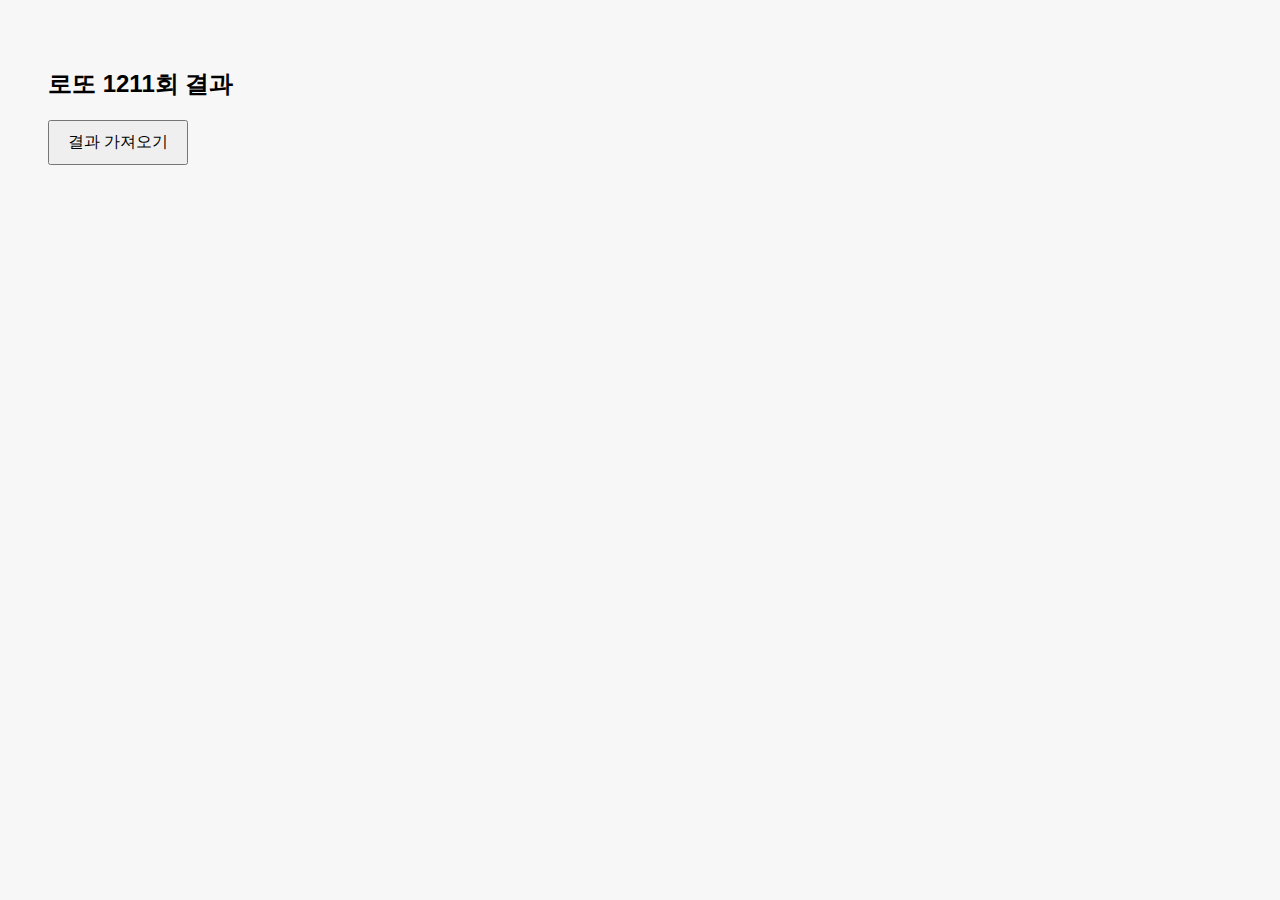
<file: lotto.html>
<!DOCTYPE html>
<html lang="ko">
<head>
<meta charset="UTF-8">
<title>로또 1211회 결과</title>
<style>
body {
    font-family: Arial, sans-serif;
    padding: 40px;
    background: #f7f7f7;
}
h2 { margin-bottom: 20px; }
button {
    padding: 10px 18px;
    font-size: 16px;
    cursor: pointer;
}
table {
    border-collapse: collapse;
    margin-top: 25px;
    background: white;
}
th, td {
    border: 1px solid #ccc;
    padding: 10px 14px;
    text-align: center;
}
#error {
    color: red;
    margin-top: 15px;
}
</style>
</head>

<body>

<h2>로또 1211회 결과</h2>
<button onclick="loadLotto()">결과 가져오기</button>
<div id="error"></div>

<table id="resultTable" style="display:none;">
<thead>
<tr>
<th>회차</th>
<th>추첨일</th>
<th>번호1</th>
<th>번호2</th>
<th>번호3</th>
<th>번호4</th>
<th>번호5</th>
<th>번호6</th>
<th>보너스</th>
<th>당첨자수</th>
<th>당첨금</th>
</tr>
</thead>
<tbody></tbody>
</table>

<script>
async function loadLotto() {
    document.getElementById("error").textContent = "";

    try {
        const target =
        "https://www.dhlottery.co.kr/common.do?method=getLottoNumber&drwNo=1211";

        const proxy =
        "https://api.allorigins.win/raw?url=" + encodeURIComponent(target);

        const res = await fetch(proxy);
        const d = await res.json();

        if (d.returnValue !== "success") {
            throw new Error("데이터 없음");
        }

        const data = [
            d.drwNo,
            d.drwNoDate,
            d.drwtNo1,
            d.drwtNo2,
            d.drwtNo3,
            d.drwtNo4,
            d.drwtNo5,
            d.drwtNo6,
            d.bnusNo,
            d.firstPrzwnerCo,
            d.firstWinamnt.toLocaleString()
        ];

        const tbody = document.querySelector("#resultTable tbody");
        tbody.innerHTML = "";
        const tr = document.createElement("tr");

        data.forEach(v => {
            const td = document.createElement("td");
            td.textContent = v;
            tr.appendChild(td);
        });

        tbody.appendChild(tr);
        document.getElementById("resultTable").style.display = "table";

    } catch (e) {
        document.getElementById("error").textContent =
        "데이터를 불러오지 못했습니다.";
    }
}
</script>

</body>
</html>
</file>
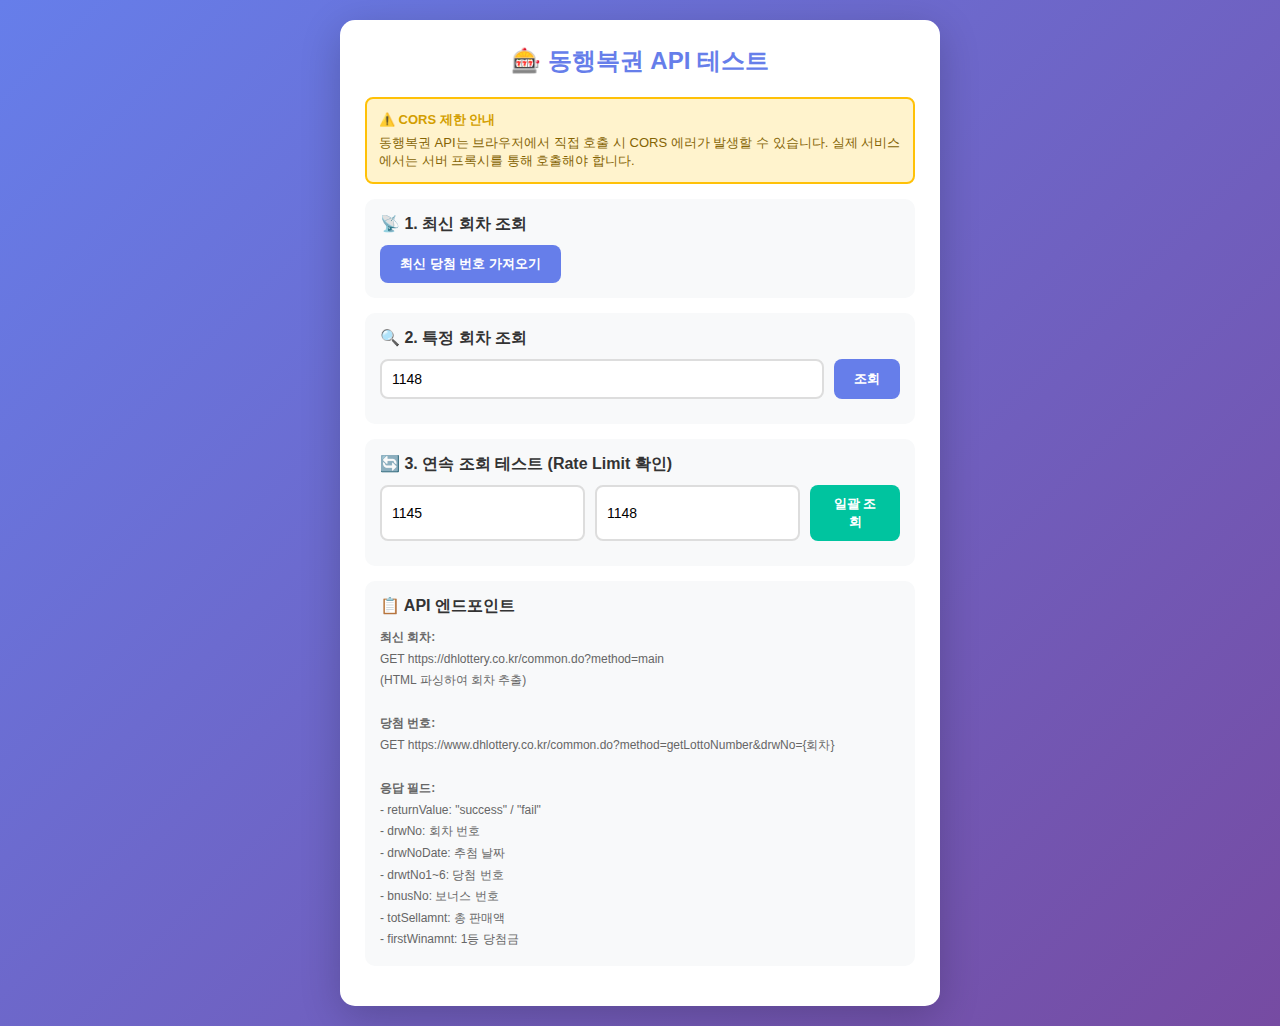
<file: test-dhlottery-api.html>
<!DOCTYPE html>
<html lang="ko">
<head>
  <meta charset="UTF-8">
  <meta name="viewport" content="width=device-width, initial-scale=1.0">
  <title>동행복권 API 테스트</title>
  <style>
    * { margin: 0; padding: 0; box-sizing: border-box; }
    body {
      font-family: -apple-system, BlinkMacSystemFont, 'Segoe UI', Arial, sans-serif;
      background: linear-gradient(135deg, #667eea 0%, #764ba2 100%);
      min-height: 100vh;
      padding: 20px;
    }
    .container {
      max-width: 600px;
      margin: 0 auto;
      background: white;
      border-radius: 15px;
      padding: 25px;
      box-shadow: 0 10px 40px rgba(0,0,0,0.2);
    }
    h1 {
      color: #667eea;
      margin-bottom: 20px;
      text-align: center;
      font-size: 24px;
    }
    .test-section {
      background: #f8f9fa;
      border-radius: 10px;
      padding: 15px;
      margin-bottom: 15px;
    }
    .test-title {
      font-weight: bold;
      color: #333;
      margin-bottom: 10px;
      font-size: 16px;
    }
    .input-group {
      display: flex;
      gap: 10px;
      margin-bottom: 10px;
    }
    input {
      flex: 1;
      padding: 10px;
      border: 2px solid #ddd;
      border-radius: 8px;
      font-size: 14px;
    }
    button {
      padding: 10px 20px;
      background: #667eea;
      color: white;
      border: none;
      border-radius: 8px;
      font-weight: bold;
      cursor: pointer;
      transition: all 0.2s;
    }
    button:hover { background: #5568d3; }
    button:active { transform: scale(0.98); }
    button.secondary {
      background: #00C49F;
    }
    .result-box {
      background: #0d1117;
      border-radius: 8px;
      padding: 15px;
      margin-top: 10px;
      color: #00ff88;
      font-family: monospace;
      font-size: 12px;
      line-height: 1.6;
      max-height: 400px;
      overflow-y: auto;
      white-space: pre-wrap;
      word-break: break-all;
    }
    .result-box.error {
      color: #ff6b6b;
    }
    .lotto-ball {
      display: inline-flex;
      align-items: center;
      justify-content: center;
      width: 40px;
      height: 40px;
      border-radius: 50%;
      font-weight: bold;
      font-size: 16px;
      margin: 3px;
      box-shadow: 0 2px 5px rgba(0,0,0,0.2);
    }
    .lotto-ball.r1 { background: linear-gradient(135deg, #FFD700, #FFA500); color: #222; }
    .lotto-ball.r2 { background: linear-gradient(135deg, #4dabf7, #1971c2); color: white; }
    .lotto-ball.r3 { background: linear-gradient(135deg, #ff6b6b, #c92a2a); color: white; }
    .lotto-ball.r4 { background: linear-gradient(135deg, #495057, #212529); color: white; }
    .lotto-ball.r5 { background: linear-gradient(135deg, #51cf66, #2f9e44); color: white; }
    .lotto-ball.bonus { box-shadow: 0 0 0 3px #333, 0 2px 5px rgba(0,0,0,0.2); }
    .balls-container {
      display: flex;
      flex-wrap: wrap;
      gap: 5px;
      margin: 10px 0;
      padding: 10px;
      background: white;
      border-radius: 8px;
    }
    .status {
      padding: 8px 12px;
      border-radius: 6px;
      font-size: 13px;
      margin-bottom: 10px;
      font-weight: 500;
    }
    .status.loading { background: #fff3cd; color: #856404; }
    .status.success { background: #d4edda; color: #155724; }
    .status.error { background: #f8d7da; color: #721c24; }
    .info-grid {
      display: grid;
      grid-template-columns: 1fr 1fr;
      gap: 10px;
      margin: 10px 0;
    }
    .info-item {
      background: white;
      padding: 10px;
      border-radius: 8px;
      text-align: center;
    }
    .info-label {
      font-size: 11px;
      color: #666;
      margin-bottom: 4px;
    }
    .info-value {
      font-size: 18px;
      font-weight: bold;
      color: #667eea;
    }
    .cors-warning {
      background: #fff3cd;
      border: 2px solid #ffc107;
      border-radius: 8px;
      padding: 12px;
      margin-bottom: 15px;
      font-size: 13px;
      color: #856404;
    }
    .cors-warning strong {
      display: block;
      margin-bottom: 5px;
      color: #d39e00;
    }
  </style>
</head>
<body>
  <div class="container">
    <h1>🎰 동행복권 API 테스트</h1>

    <div class="cors-warning">
      <strong>⚠️ CORS 제한 안내</strong>
      동행복권 API는 브라우저에서 직접 호출 시 CORS 에러가 발생할 수 있습니다.
      실제 서비스에서는 서버 프록시를 통해 호출해야 합니다.
    </div>

    <!-- 최신 회차 조회 -->
    <div class="test-section">
      <div class="test-title">📡 1. 최신 회차 조회</div>
      <button onclick="fetchLatest()">최신 당첨 번호 가져오기</button>
      <div id="latestStatus"></div>
      <div id="latestResult"></div>
    </div>

    <!-- 특정 회차 조회 -->
    <div class="test-section">
      <div class="test-title">🔍 2. 특정 회차 조회</div>
      <div class="input-group">
        <input type="number" id="roundInput" placeholder="회차 번호 입력 (예: 1148)" value="1148">
        <button onclick="fetchRound()">조회</button>
      </div>
      <div id="roundStatus"></div>
      <div id="roundResult"></div>
    </div>

    <!-- 연속 조회 테스트 -->
    <div class="test-section">
      <div class="test-title">🔄 3. 연속 조회 테스트 (Rate Limit 확인)</div>
      <div class="input-group">
        <input type="number" id="batchStart" placeholder="시작 회차" value="1145">
        <input type="number" id="batchEnd" placeholder="끝 회차" value="1148">
        <button class="secondary" onclick="fetchBatch()">일괄 조회</button>
      </div>
      <div id="batchStatus"></div>
      <div id="batchResult"></div>
    </div>

    <!-- API 엔드포인트 정보 -->
    <div class="test-section">
      <div class="test-title">📋 API 엔드포인트</div>
      <div style="font-size: 12px; color: #666; line-height: 1.8;">
        <strong>최신 회차:</strong><br>
        GET https://dhlottery.co.kr/common.do?method=main<br>
        (HTML 파싱하여 회차 추출)<br><br>
        
        <strong>당첨 번호:</strong><br>
        GET https://www.dhlottery.co.kr/common.do?method=getLottoNumber&drwNo={회차}<br><br>
        
        <strong>응답 필드:</strong><br>
        - returnValue: "success" / "fail"<br>
        - drwNo: 회차 번호<br>
        - drwNoDate: 추첨 날짜<br>
        - drwtNo1~6: 당첨 번호<br>
        - bnusNo: 보너스 번호<br>
        - totSellamnt: 총 판매액<br>
        - firstWinamnt: 1등 당첨금
      </div>
    </div>
  </div>

<script>
// ══ 공 범위 클래스 ══
function ballClass(n) {
  if (n <= 10) return 'r1';
  if (n <= 20) return 'r2';
  if (n <= 30) return 'r3';
  if (n <= 40) return 'r4';
  return 'r5';
}

// ══ 공 HTML 생성 ══
function createBall(n, isBonus) {
  return `<div class="lotto-ball ${ballClass(n)}${isBonus ? ' bonus' : ''}">${n}</div>`;
}

// ══ 1. 최신 회차 조회 ══
async function fetchLatest() {
  const statusEl = document.getElementById('latestStatus');
  const resultEl = document.getElementById('latestResult');
  
  statusEl.innerHTML = '<div class="status loading">⏳ 최신 회차 조회 중...</div>';
  resultEl.innerHTML = '';

  try {
    // STEP 1: 메인 페이지에서 최신 회차 추출
    statusEl.innerHTML = '<div class="status loading">⏳ 메인 페이지 파싱 중...</div>';
    const mainResp = await fetch('https://dhlottery.co.kr/common.do?method=main', {
      mode: 'cors',
      headers: {
        'User-Agent': 'Mozilla/5.0'
      }
    });
    
    if (!mainResp.ok) throw new Error('메인 페이지 로드 실패: ' + mainResp.status);
    
    const html = await mainResp.text();
    const match = html.match(/<strong id="lottoDrwNo">(\d+)<\/strong>/);
    
    if (!match) throw new Error('회차 번호를 찾을 수 없습니다');
    
    const latestRound = parseInt(match[1]);
    
    // STEP 2: 당첨 번호 조회
    statusEl.innerHTML = `<div class="status loading">⏳ ${latestRound}회차 당첨 번호 조회 중...</div>`;
    
    const dataResp = await fetch(`https://www.dhlottery.co.kr/common.do?method=getLottoNumber&drwNo=${latestRound}`, {
      mode: 'cors'
    });
    
    if (!dataResp.ok) throw new Error('당첨 번호 조회 실패: ' + dataResp.status);
    
    const data = await dataResp.json();
    
    if (data.returnValue !== 'success') {
      throw new Error('API 응답 실패: ' + JSON.stringify(data));
    }
    
    // 성공!
    statusEl.innerHTML = '<div class="status success">✅ 조회 성공!</div>';
    
    const numbers = [data.drwtNo1, data.drwtNo2, data.drwtNo3, data.drwtNo4, data.drwtNo5, data.drwtNo6];
    const bonus = data.bnusNo;
    
    resultEl.innerHTML = `
      <div class="info-grid">
        <div class="info-item">
          <div class="info-label">회차</div>
          <div class="info-value">${data.drwNo}회</div>
        </div>
        <div class="info-item">
          <div class="info-label">추첨일</div>
          <div class="info-value">${data.drwNoDate}</div>
        </div>
      </div>
      <div class="balls-container">
        ${numbers.map(n => createBall(n, false)).join('')}
        <div style="margin: 0 5px; font-size: 20px; color: #999;">+</div>
        ${createBall(bonus, true)}
      </div>
      <div class="result-box">
${JSON.stringify(data, null, 2)}
      </div>
    `;
    
  } catch(error) {
    statusEl.innerHTML = '<div class="status error">❌ 오류 발생</div>';
    resultEl.innerHTML = `<div class="result-box error">
⚠️ CORS 에러 또는 네트워크 오류

에러 메시지: ${error.message}

동행복권 API는 브라우저에서 직접 호출 시 CORS 정책으로 인해
차단될 수 있습니다.

해결 방법:
1. 서버 프록시 사용 (권장)
2. CORS Proxy 서비스 사용
3. 브라우저 확장 프로그램 사용 (개발 테스트용)
4. Firebase Functions 등 서버리스 함수 사용

실제 앱에서는 아래 Python 코드처럼 서버에서 호출하세요:

import requests

def get_lotto_winning_number(round_num=None):
    if round_num is None:
        # 최신 회차 조회
        main_page = requests.get("https://dhlottery.co.kr/common.do?method=main").text
        latest_draw = int(main_page.split('<strong id="lottoDrwNo">')[1].split('</strong>')[0])
        round_num = latest_draw
    
    # 당첨 번호 조회
    response = requests.get(f"https://www.dhlottery.co.kr/common.do?method=getLottoNumber&drwNo={round_num}")
    data = response.json()
    
    if data["returnValue"] == "success":
        return {
            "draw_no": data["drwNo"],
            "draw_date": data["drwNoDate"],
            "numbers": [data[f"drwtNo{i}"] for i in range(1, 7)],
            "bonus": data["bnusNo"]
        }
    return None
    </div>`;
  }
}

// ══ 2. 특정 회차 조회 ══
async function fetchRound() {
  const roundNum = parseInt(document.getElementById('roundInput').value);
  const statusEl = document.getElementById('roundStatus');
  const resultEl = document.getElementById('roundResult');
  
  if (!roundNum || roundNum < 1) {
    statusEl.innerHTML = '<div class="status error">❌ 올바른 회차 번호를 입력하세요</div>';
    return;
  }
  
  statusEl.innerHTML = `<div class="status loading">⏳ ${roundNum}회차 조회 중...</div>`;
  resultEl.innerHTML = '';

  try {
    const resp = await fetch(`https://www.dhlottery.co.kr/common.do?method=getLottoNumber&drwNo=${roundNum}`, {
      mode: 'cors'
    });
    
    if (!resp.ok) throw new Error('HTTP ' + resp.status);
    
    const data = await resp.json();
    
    if (data.returnValue !== 'success') {
      throw new Error('해당 회차를 찾을 수 없습니다');
    }
    
    statusEl.innerHTML = '<div class="status success">✅ 조회 성공!</div>';
    
    const numbers = [data.drwtNo1, data.drwtNo2, data.drwtNo3, data.drwtNo4, data.drwtNo5, data.drwtNo6];
    const bonus = data.bnusNo;
    
    resultEl.innerHTML = `
      <div class="info-grid">
        <div class="info-item">
          <div class="info-label">회차</div>
          <div class="info-value">${data.drwNo}회</div>
        </div>
        <div class="info-item">
          <div class="info-label">추첨일</div>
          <div class="info-value">${data.drwNoDate}</div>
        </div>
      </div>
      <div class="balls-container">
        ${numbers.map(n => createBall(n, false)).join('')}
        <div style="margin: 0 5px; font-size: 20px; color: #999;">+</div>
        ${createBall(bonus, true)}
      </div>
      <div class="result-box">
${JSON.stringify(data, null, 2)}
      </div>
    `;
    
  } catch(error) {
    statusEl.innerHTML = '<div class="status error">❌ 오류 발생</div>';
    resultEl.innerHTML = `<div class="result-box error">${error.message}</div>`;
  }
}

// ══ 3. 연속 조회 테스트 ══
async function fetchBatch() {
  const start = parseInt(document.getElementById('batchStart').value);
  const end = parseInt(document.getElementById('batchEnd').value);
  const statusEl = document.getElementById('batchStatus');
  const resultEl = document.getElementById('batchResult');
  
  if (!start || !end || start > end) {
    statusEl.innerHTML = '<div class="status error">❌ 올바른 범위를 입력하세요</div>';
    return;
  }
  
  const total = end - start + 1;
  statusEl.innerHTML = `<div class="status loading">⏳ ${total}개 회차 조회 중... (0/${total})</div>`;
  resultEl.innerHTML = '';
  
  const results = [];
  const errors = [];
  
  for (let round = start; round <= end; round++) {
    try {
      const resp = await fetch(`https://www.dhlottery.co.kr/common.do?method=getLottoNumber&drwNo=${round}`, {
        mode: 'cors'
      });
      
      if (!resp.ok) throw new Error('HTTP ' + resp.status);
      
      const data = await resp.json();
      
      if (data.returnValue === 'success') {
        results.push({
          round: data.drwNo,
          date: data.drwNoDate,
          numbers: [data.drwtNo1, data.drwtNo2, data.drwtNo3, data.drwtNo4, data.drwtNo5, data.drwtNo6],
          bonus: data.bnusNo
        });
      } else {
        errors.push(`${round}회: ${data.returnValue}`);
      }
      
      const progress = results.length + errors.length;
      statusEl.innerHTML = `<div class="status loading">⏳ ${total}개 회차 조회 중... (${progress}/${total})</div>`;
      
      // Rate Limiting 방지: 0.5초 대기
      await new Promise(resolve => setTimeout(resolve, 500));
      
    } catch(error) {
      errors.push(`${round}회: ${error.message}`);
    }
  }
  
  if (errors.length === 0) {
    statusEl.innerHTML = `<div class="status success">✅ ${results.length}개 회차 조회 완료!</div>`;
  } else {
    statusEl.innerHTML = `<div class="status error">⚠️ ${results.length}개 성공, ${errors.length}개 실패</div>`;
  }
  
  resultEl.innerHTML = `
    <div class="result-box">
성공: ${results.length}개
실패: ${errors.length}개

${errors.length > 0 ? '실패 회차:\n' + errors.join('\n') + '\n\n' : ''}조회 결과:
${JSON.stringify(results, null, 2)}
    </div>
  `;
}
</script>
</body>
</html>
</file>
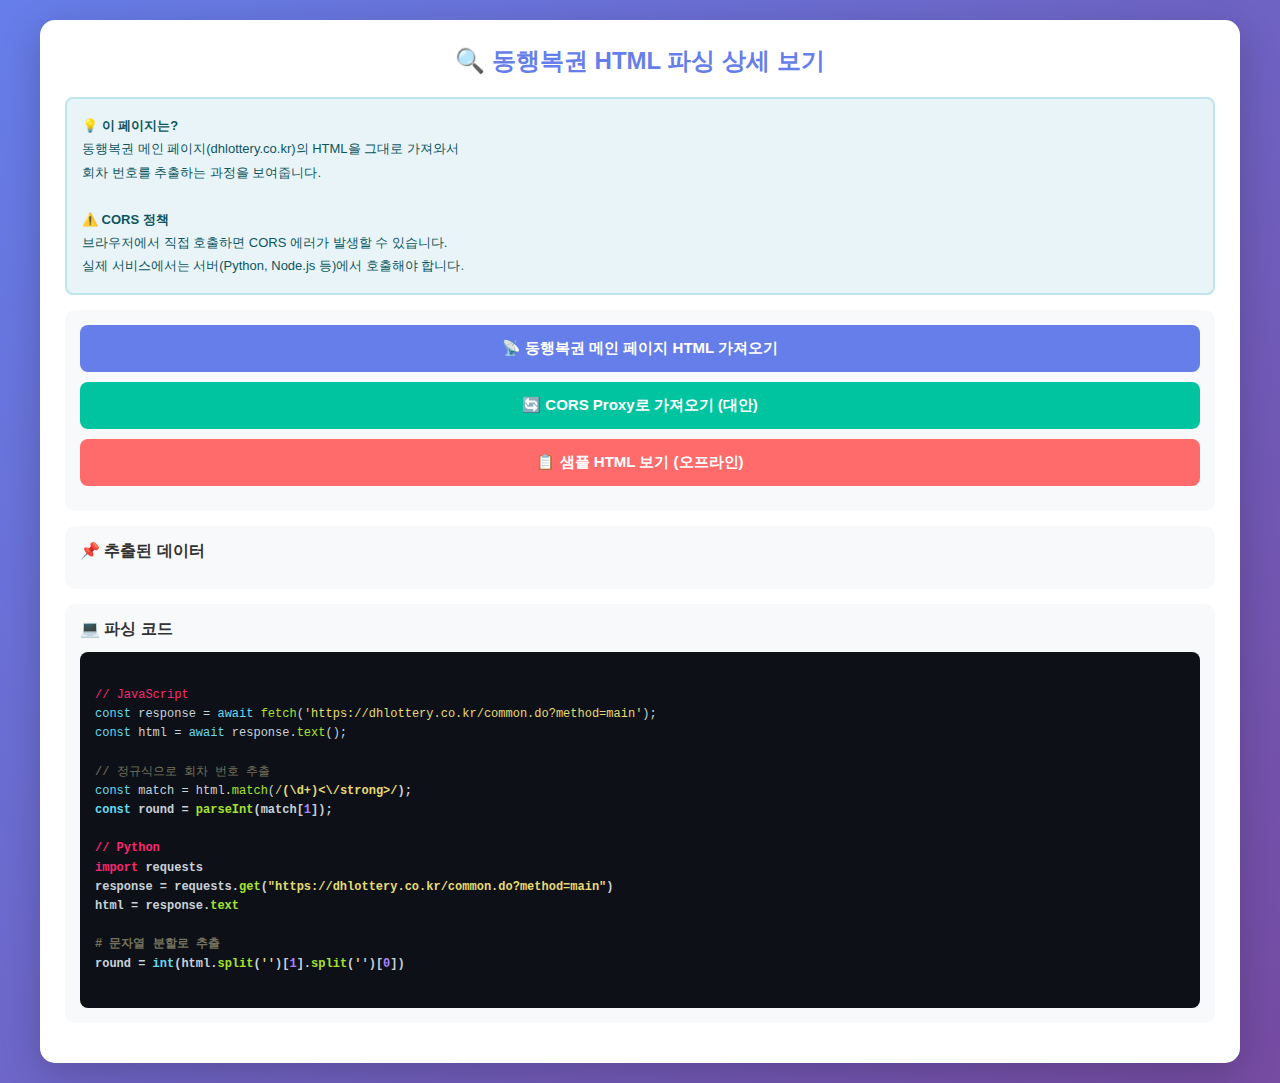
<file: test-html-parsing.html>
<!DOCTYPE html>
<html lang="ko">
<head>
  <meta charset="UTF-8">
  <meta name="viewport" content="width=device-width, initial-scale=1.0">
  <title>동행복권 HTML 파싱 상세 보기</title>
  <style>
    * { margin: 0; padding: 0; box-sizing: border-box; }
    body {
      font-family: -apple-system, BlinkMacSystemFont, 'Segoe UI', Arial, sans-serif;
      background: linear-gradient(135deg, #667eea 0%, #764ba2 100%);
      min-height: 100vh;
      padding: 20px;
    }
    .container {
      max-width: 1200px;
      margin: 0 auto;
      background: white;
      border-radius: 15px;
      padding: 25px;
      box-shadow: 0 10px 40px rgba(0,0,0,0.2);
    }
    h1 {
      color: #667eea;
      margin-bottom: 20px;
      text-align: center;
      font-size: 24px;
    }
    .section {
      background: #f8f9fa;
      border-radius: 10px;
      padding: 15px;
      margin-bottom: 15px;
    }
    .section-title {
      font-weight: bold;
      color: #333;
      margin-bottom: 12px;
      font-size: 16px;
      display: flex;
      align-items: center;
      gap: 8px;
    }
    button {
      width: 100%;
      padding: 14px;
      background: #667eea;
      color: white;
      border: none;
      border-radius: 8px;
      font-weight: bold;
      cursor: pointer;
      transition: all 0.2s;
      font-size: 15px;
      margin-bottom: 10px;
    }
    button:hover { background: #5568d3; }
    button:active { transform: scale(0.98); }
    button.secondary { background: #00C49F; }
    button.danger { background: #ff6b6b; }
    .status {
      padding: 10px;
      border-radius: 6px;
      font-size: 13px;
      margin-bottom: 10px;
      font-weight: 500;
    }
    .status.loading { background: #fff3cd; color: #856404; }
    .status.success { background: #d4edda; color: #155724; }
    .status.error { background: #f8d7da; color: #721c24; }
    .code-box {
      background: #0d1117;
      border-radius: 8px;
      padding: 15px;
      margin-top: 10px;
      color: #c9d1d9;
      font-family: 'Courier New', monospace;
      font-size: 12px;
      line-height: 1.6;
      max-height: 500px;
      overflow-y: auto;
      white-space: pre-wrap;
      word-break: break-all;
      position: relative;
    }
    .highlight {
      background: #ffd70033;
      color: #ffd700;
      font-weight: bold;
      padding: 2px 4px;
      border-radius: 3px;
    }
    .copy-btn {
      position: absolute;
      top: 10px;
      right: 10px;
      padding: 6px 12px;
      background: #238636;
      color: white;
      border: none;
      border-radius: 6px;
      font-size: 11px;
      cursor: pointer;
      width: auto;
      margin: 0;
    }
    .copy-btn:hover { background: #2ea043; }
    .extract-box {
      background: white;
      border: 2px solid #667eea;
      border-radius: 8px;
      padding: 15px;
      margin-top: 10px;
    }
    .extract-item {
      display: flex;
      justify-content: space-between;
      align-items: center;
      padding: 10px;
      margin-bottom: 8px;
      background: #f8f9fa;
      border-radius: 6px;
    }
    .extract-label {
      font-weight: bold;
      color: #333;
      font-size: 14px;
    }
    .extract-value {
      font-size: 18px;
      font-weight: bold;
      color: #667eea;
    }
    .tabs {
      display: flex;
      gap: 10px;
      margin-bottom: 15px;
      border-bottom: 2px solid #e0e0e0;
      padding-bottom: 10px;
    }
    .tab {
      padding: 8px 16px;
      background: transparent;
      color: #666;
      border: none;
      cursor: pointer;
      font-weight: bold;
      font-size: 14px;
      transition: all 0.2s;
      border-bottom: 3px solid transparent;
      margin-bottom: -12px;
      width: auto;
    }
    .tab.active {
      color: #667eea;
      border-bottom-color: #667eea;
    }
    .tab-content {
      display: none;
    }
    .tab-content.active {
      display: block;
    }
    .stats-grid {
      display: grid;
      grid-template-columns: repeat(3, 1fr);
      gap: 10px;
      margin-bottom: 15px;
    }
    .stat-card {
      background: white;
      padding: 15px;
      border-radius: 8px;
      text-align: center;
    }
    .stat-label {
      font-size: 12px;
      color: #666;
      margin-bottom: 5px;
    }
    .stat-value {
      font-size: 24px;
      font-weight: bold;
      color: #667eea;
    }
    .info-box {
      background: #e8f4f8;
      border: 2px solid #bee5eb;
      border-radius: 8px;
      padding: 15px;
      margin-bottom: 15px;
      font-size: 13px;
      color: #0c5460;
      line-height: 1.8;
    }
  </style>
</head>
<body>
  <div class="container">
    <h1>🔍 동행복권 HTML 파싱 상세 보기</h1>

    <div class="info-box">
      <strong>💡 이 페이지는?</strong><br>
      동행복권 메인 페이지(dhlottery.co.kr)의 HTML을 그대로 가져와서<br>
      회차 번호를 추출하는 과정을 보여줍니다.<br><br>
      <strong>⚠️ CORS 정책</strong><br>
      브라우저에서 직접 호출하면 CORS 에러가 발생할 수 있습니다.<br>
      실제 서비스에서는 서버(Python, Node.js 등)에서 호출해야 합니다.
    </div>

    <!-- 메인 컨트롤 -->
    <div class="section">
      <button onclick="fetchHTML()">📡 동행복권 메인 페이지 HTML 가져오기</button>
      <button class="secondary" onclick="fetchWithProxy()">🔄 CORS Proxy로 가져오기 (대안)</button>
      <button class="danger" onclick="showMockHTML()">📋 샘플 HTML 보기 (오프라인)</button>
      <div id="mainStatus"></div>
    </div>

    <!-- 통계 -->
    <div class="stats-grid" id="statsGrid" style="display:none;">
      <div class="stat-card">
        <div class="stat-label">HTML 크기</div>
        <div class="stat-value" id="statSize">0 KB</div>
      </div>
      <div class="stat-card">
        <div class="stat-label">줄 수</div>
        <div class="stat-value" id="statLines">0</div>
      </div>
      <div class="stat-card">
        <div class="stat-label">추출 회차</div>
        <div class="stat-value" id="statRound">-</div>
      </div>
    </div>

    <!-- 탭 -->
    <div class="tabs" id="tabsBar" style="display:none;">
      <button class="tab active" onclick="switchTab('extracted')">📌 추출 결과</button>
      <button class="tab" onclick="switchTab('full')">📄 전체 HTML</button>
      <button class="tab" onclick="switchTab('target')">🎯 타겟 부분</button>
    </div>

    <!-- 추출 결과 탭 -->
    <div id="tab-extracted" class="tab-content active">
      <div class="section">
        <div class="section-title">📌 추출된 데이터</div>
        <div id="extractedData"></div>
      </div>
    </div>

    <!-- 전체 HTML 탭 -->
    <div id="tab-full" class="tab-content">
      <div class="section">
        <div class="section-title">📄 전체 HTML 소스</div>
        <div class="code-box" id="fullHTML">
          <button class="copy-btn" onclick="copyToClipboard('fullHTML')">📋 복사</button>
          <span style="color:#888;">HTML을 가져오면 여기에 표시됩니다...</span>
        </div>
      </div>
    </div>

    <!-- 타겟 부분 탭 -->
    <div id="tab-target" class="tab-content">
      <div class="section">
        <div class="section-title">🎯 회차 번호가 있는 부분</div>
        <div class="code-box" id="targetHTML">
          <button class="copy-btn" onclick="copyToClipboard('targetHTML')">📋 복사</button>
          <span style="color:#888;">타겟 부분만 추출해서 보여줍니다...</span>
        </div>
      </div>
    </div>

    <!-- 파싱 방법 설명 -->
    <div class="section">
      <div class="section-title">💻 파싱 코드</div>
      <div class="code-box">
<span style="color:#f92672;">// JavaScript</span>
<span style="color:#66d9ef;">const</span> response = <span style="color:#66d9ef;">await</span> <span style="color:#a6e22e;">fetch</span>(<span style="color:#e6db74;">'https://dhlottery.co.kr/common.do?method=main'</span>);
<span style="color:#66d9ef;">const</span> html = <span style="color:#66d9ef;">await</span> response.<span style="color:#a6e22e;">text</span>();

<span style="color:#75715e;">// 정규식으로 회차 번호 추출</span>
<span style="color:#66d9ef;">const</span> match = html.<span style="color:#a6e22e;">match</span>(<span style="color:#e6db74;">/<strong id="lottoDrwNo">(\d+)<\/strong>/</span>);
<span style="color:#66d9ef;">const</span> round = <span style="color:#a6e22e;">parseInt</span>(match[<span style="color:#ae81ff;">1</span>]);

<span style="color:#f92672;">// Python</span>
<span style="color:#f92672;">import</span> requests
response = requests.<span style="color:#a6e22e;">get</span>(<span style="color:#e6db74;">"https://dhlottery.co.kr/common.do?method=main"</span>)
html = response.<span style="color:#a6e22e;">text</span>

<span style="color:#75715e;"># 문자열 분할로 추출</span>
round = <span style="color:#66d9ef;">int</span>(html.<span style="color:#a6e22e;">split</span>(<span style="color:#e6db74;">'<strong id="lottoDrwNo">'</span>)[<span style="color:#ae81ff;">1</span>].<span style="color:#a6e22e;">split</span>(<span style="color:#e6db74;">'</strong>'</span>)[<span style="color:#ae81ff;">0</span>])
      </div>
    </div>
  </div>

<script>
let cachedHTML = '';

// ══ 탭 전환 ══
function switchTab(tabName) {
  document.querySelectorAll('.tab').forEach(t => t.classList.remove('active'));
  document.querySelectorAll('.tab-content').forEach(c => c.classList.remove('active'));
  
  event.target.classList.add('active');
  document.getElementById('tab-' + tabName).classList.add('active');
}

// ══ 1. 직접 가져오기 (CORS 에러 예상) ══
async function fetchHTML() {
  const statusEl = document.getElementById('mainStatus');
  statusEl.innerHTML = '<div class="status loading">⏳ HTML 가져오는 중... (CORS 에러 발생 가능)</div>';
  
  try {
    const response = await fetch('https://dhlottery.co.kr/common.do?method=main', {
      mode: 'cors',
      headers: {
        'User-Agent': 'Mozilla/5.0'
      }
    });
    
    if (!response.ok) throw new Error('HTTP ' + response.status);
    
    const html = await response.text();
    cachedHTML = html;
    
    statusEl.innerHTML = '<div class="status success">✅ HTML 가져오기 성공!</div>';
    processHTML(html);
    
  } catch(error) {
    statusEl.innerHTML = '<div class="status error">❌ CORS 에러: ' + error.message + '</div>';
    document.getElementById('extractedData').innerHTML = `
      <div class="extract-box">
        <h3 style="color:#dc3545;margin-bottom:10px;">⚠️ 브라우저 CORS 정책으로 차단됨</h3>
        <p style="font-size:13px;line-height:1.8;color:#666;">
          동행복권 웹사이트는 외부 도메인에서의 직접 접근을 차단합니다.<br><br>
          <strong>해결 방법:</strong><br>
          1. 🔄 "CORS Proxy로 가져오기" 버튼 클릭<br>
          2. 📋 "샘플 HTML 보기" 버튼으로 구조 확인<br>
          3. ✅ 실제 서비스: 서버(Python/Node.js)에서 호출<br><br>
          <strong>서버에서 호출 시:</strong><br>
          → CORS 제한 없음<br>
          → 정상적으로 HTML 파싱 가능
        </p>
      </div>
    `;
  }
}

// ══ 2. CORS Proxy로 가져오기 ══
async function fetchWithProxy() {
  const statusEl = document.getElementById('mainStatus');
  statusEl.innerHTML = '<div class="status loading">⏳ CORS Proxy를 통해 가져오는 중...</div>';
  
  try {
    // CORS Anywhere 같은 공개 프록시 사용 (실제 서비스에서는 자체 프록시 구축 필요)
    const proxyUrl = 'https://api.allorigins.win/raw?url=';
    const targetUrl = encodeURIComponent('https://dhlottery.co.kr/common.do?method=main');
    
    const response = await fetch(proxyUrl + targetUrl);
    
    if (!response.ok) throw new Error('HTTP ' + response.status);
    
    const html = await response.text();
    cachedHTML = html;
    
    statusEl.innerHTML = '<div class="status success">✅ HTML 가져오기 성공! (Proxy 사용)</div>';
    processHTML(html);
    
  } catch(error) {
    statusEl.innerHTML = '<div class="status error">❌ Proxy 오류: ' + error.message + '</div>';
  }
}

// ══ 3. 샘플 HTML 보기 ══
function showMockHTML() {
  const statusEl = document.getElementById('mainStatus');
  statusEl.innerHTML = '<div class="status success">✅ 샘플 HTML 로드됨 (실제 구조 참고용)</div>';
  
  // 실제 동행복권 HTML 구조 샘플
  const mockHTML = `<!DOCTYPE html>
<html lang="ko">
<head>
    <meta charset="UTF-8">
    <title>동행복권</title>
</head>
<body>
    <div id="header">
        <h1>동행복권</h1>
    </div>
    <div id="content">
        <div class="lotto-info">
            <h2>로또6/45</h2>
            <p>당첨번호 안내</p>
            <div class="draw-number">
                <span>제</span>
                <strong id="lottoDrwNo">1148</strong>
                <span>회 당첨번호</span>
            </div>
            <div class="winning-numbers">
                <span class="ball">3</span>
                <span class="ball">12</span>
                <span class="ball">23</span>
                <span class="ball">31</span>
                <span class="ball">38</span>
                <span class="ball">42</span>
                <span class="bonus">+ 15</span>
            </div>
        </div>
        <div class="other-content">
            <p>기타 내용...</p>
        </div>
    </div>
    <div id="footer">
        <p>Copyright © 동행복권</p>
    </div>
</body>
</html>`;
  
  cachedHTML = mockHTML;
  processHTML(mockHTML);
}

// ══ HTML 처리 ══
function processHTML(html) {
  // 통계 표시
  document.getElementById('statsGrid').style.display = 'grid';
  document.getElementById('tabsBar').style.display = 'flex';
  
  const sizeKB = (new Blob([html]).size / 1024).toFixed(2);
  const lines = html.split('\n').length;
  
  document.getElementById('statSize').textContent = sizeKB + ' KB';
  document.getElementById('statLines').textContent = lines.toLocaleString();
  
  // 회차 번호 추출
  const match = html.match(/<strong id="lottoDrwNo">(\d+)<\/strong>/);
  let roundNumber = '없음';
  
  if (match) {
    roundNumber = match[1] + '회';
    document.getElementById('statRound').textContent = roundNumber;
  } else {
    document.getElementById('statRound').textContent = '❌';
  }
  
  // 추출 결과 표시
  displayExtracted(html, match);
  
  // 전체 HTML 표시
  displayFullHTML(html);
  
  // 타겟 부분 표시
  displayTargetHTML(html, match);
}

// ══ 추출 결과 표시 ══
function displayExtracted(html, match) {
  const container = document.getElementById('extractedData');
  
  if (!match) {
    container.innerHTML = `
      <div class="extract-box">
        <div class="extract-item">
          <span class="extract-label">❌ 회차 번호를 찾을 수 없습니다</span>
          <span class="extract-value">-</span>
        </div>
        <div style="margin-top:10px;font-size:12px;color:#666;">
          HTML에 <code style="background:#f0f0f0;padding:2px 6px;border-radius:3px;">&lt;strong id="lottoDrwNo"&gt;숫자&lt;/strong&gt;</code> 형식이 없습니다.
        </div>
      </div>
    `;
    return;
  }
  
  const fullMatch = match[0];
  const roundNum = match[1];
  
  container.innerHTML = `
    <div class="extract-box">
      <div class="extract-item">
        <span class="extract-label">🎯 발견된 패턴</span>
        <span class="extract-value" style="font-family:monospace;font-size:14px;">${escapeHTML(fullMatch)}</span>
      </div>
      <div class="extract-item">
        <span class="extract-label">📊 추출된 회차</span>
        <span class="extract-value">${roundNum}회</span>
      </div>
      <div class="extract-item">
        <span class="extract-label">💻 정규식 패턴</span>
        <span class="extract-value" style="font-family:monospace;font-size:12px;">/<strong id="lottoDrwNo">(\d+)<\/strong>/</span>
      </div>
      <div style="margin-top:15px;padding:12px;background:#e8f4f8;border-radius:6px;">
        <div style="font-weight:bold;margin-bottom:8px;color:#0c5460;">✅ 파싱 성공!</div>
        <div style="font-size:12px;color:#0c5460;line-height:1.6;">
          HTML에서 <code style="background:white;padding:2px 6px;border-radius:3px;">&lt;strong id="lottoDrwNo"&gt;</code> 태그를 찾아<br>
          그 안의 숫자 <strong>${roundNum}</strong>을(를) 추출했습니다.
        </div>
      </div>
    </div>
  `;
}

// ══ 전체 HTML 표시 ══
function displayFullHTML(html) {
  const el = document.getElementById('fullHTML');
  
  // 회차 번호 하이라이트
  const highlighted = html.replace(
    /<strong id="lottoDrwNo">(\d+)<\/strong>/g,
    '<span class="highlight">&lt;strong id="lottoDrwNo"&gt;$1&lt;/strong&gt;</span>'
  );
  
  el.innerHTML = `
    <button class="copy-btn" onclick="copyToClipboard('fullHTML')">📋 복사</button>
    ${escapeHTML(html)}
  `;
}

// ══ 타겟 부분 표시 ══
function displayTargetHTML(html, match) {
  const el = document.getElementById('targetHTML');
  
  if (!match) {
    el.innerHTML = '<span style="color:#888;">회차 번호를 찾을 수 없습니다.</span>';
    return;
  }
  
  // 타겟 앞뒤 500자씩 추출
  const index = html.indexOf(match[0]);
  const start = Math.max(0, index - 500);
  const end = Math.min(html.length, index + match[0].length + 500);
  const snippet = html.substring(start, end);
  
  // 하이라이트
  const highlighted = snippet.replace(
    match[0],
    `<span class="highlight">${escapeHTML(match[0])}</span>`
  );
  
  el.innerHTML = `
    <button class="copy-btn" onclick="copyToClipboard('targetHTML')">📋 복사</button>
    <div style="color:#6a737d;margin-bottom:10px;">... (앞부분 생략) ...</div>
    ${escapeHTML(snippet.substring(0, snippet.indexOf(match[0])))}${highlighted}${escapeHTML(snippet.substring(snippet.indexOf(match[0]) + match[0].length))}
    <div style="color:#6a737d;margin-top:10px;">... (뒷부분 생략) ...</div>
  `;
}

// ══ HTML 이스케이프 ══
function escapeHTML(str) {
  return str
    .replace(/&/g, '&amp;')
    .replace(/</g, '&lt;')
    .replace(/>/g, '&gt;')
    .replace(/"/g, '&quot;')
    .replace(/'/g, '&#039;');
}

// ══ 클립보드 복사 ══
function copyToClipboard(elementId) {
  const el = document.getElementById(elementId);
  const text = el.textContent.replace('📋 복사', '').trim();
  
  navigator.clipboard.writeText(text).then(() => {
    alert('✅ 클립보드에 복사되었습니다!');
  }).catch(err => {
    alert('❌ 복사 실패: ' + err);
  });
}
</script>
</body>
</html>
</file>
